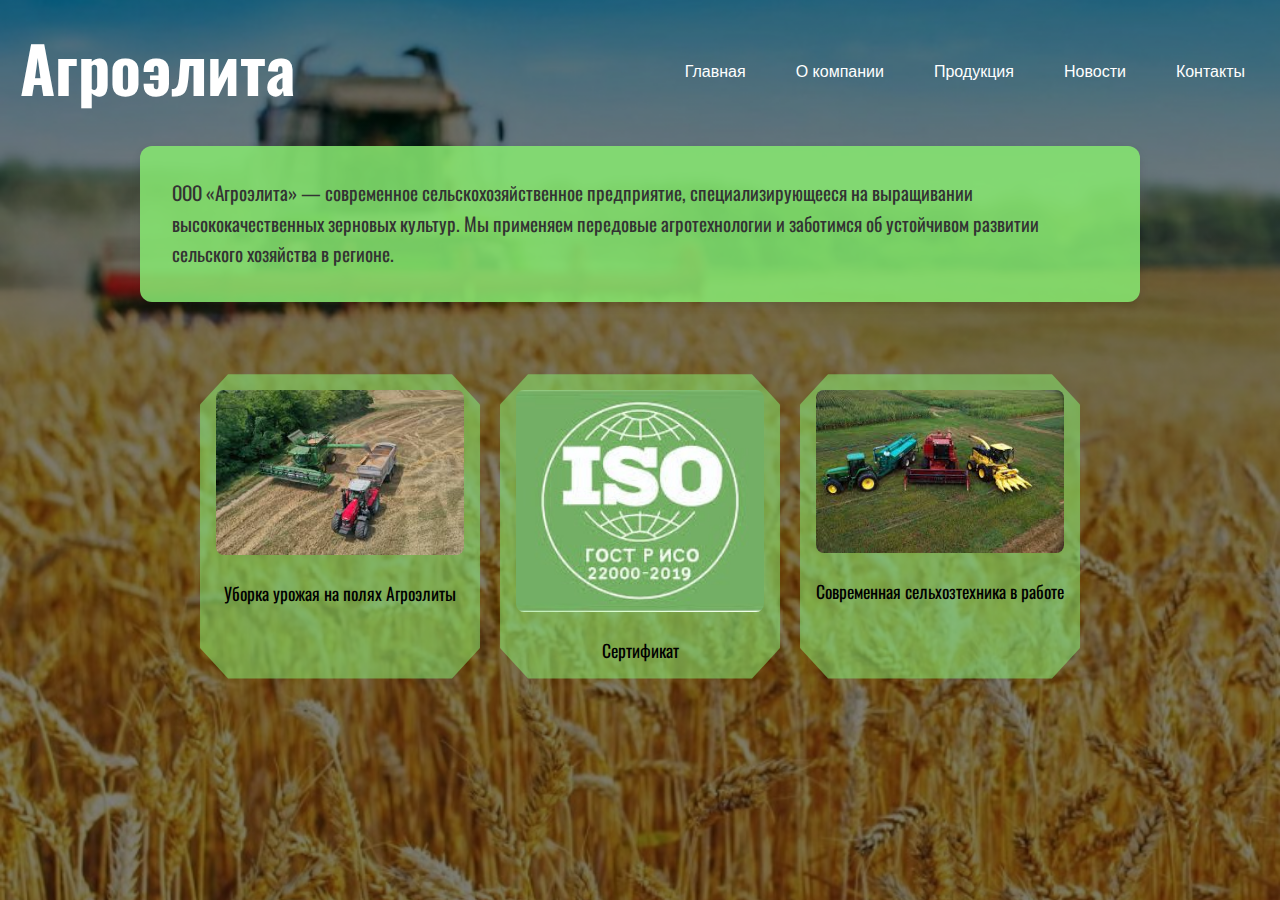
<file: index.html>
<!DOCTYPE html>
<html lang="ru">
<head>
  <meta charset="UTF-8" />
  <meta name="viewport" content="width=device-width, initial-scale=1.0" />
  <title>Агроэлита</title>
  <link rel="stylesheet" href="style.css" />
  <link rel="preconnect" href="https://fonts.googleapis.com">
<link rel="preconnect" href="https://fonts.gstatic.com" crossorigin>
<link href="https://fonts.googleapis.com/css2?family=Oswald:wght@200..700&display=swap" rel="stylesheet">
</head>
<body>
  <div class="background-overlay">
    <header class="site-header">
      <h1 class="site-title">Агроэлита</h1>
	  <button class="burger" id="burger" aria-expanded="false">
  <span></span>
  <span></span>
  <span></span>
</button>
 <!-- Это ☰ -->
      <nav class="main-nav" id="main-nav">
        <ul class="nav-menu">
          <li><a href="index.html">Главная</a></li>
          <li class="dropdown">
            <a href="#">О компании</a>
            <ul class="dropdown-menu">
              <a href="history.html">История</a>
              <a href="team.html">Команда</a>
              <a href="vacancies.html">Вакансии</a>
            </ul>
          </li>
          <li class="dropdown">
            <a href="#">Продукция</a>
            <ul class="dropdown-menu">
              <a href="grains.html">Зерновые</a>
              <a href="seeds.html">Семена</a>
            </ul>
          </li>
          <li><a href="news.html">Новости</a></li>
          <li><a href="contacts.html">Контакты</a></li>
        </ul>
      </nav>
    </header>

    <main class="main-content">
        <section class="about-company"> 
          <p>ООО «Агроэлита» — современное сельскохозяйственное предприятие, специализирующееся на выращивании высококачественных зерновых культур. Мы применяем передовые агротехнологии и заботимся об устойчивом развитии сельского хозяйства в регионе.</p>
        </section>      
        <section class="image-gallery">
          <div class="image-item">
            <img src="images/uborka.jfif" alt="Уборка урожая на полях Агроэлиты" />
            <p class="caption">Уборка урожая на полях Агроэлиты</p>
          </div>
          <div class="image-item">
            <img src="images/ISO.jpg" alt="Хранилища для зерновых культур" />
            <p class="caption">Сертификат</p>
          </div>
          <div class="image-item">
            <img src="images/tehnika.jfif" alt="Современная сельхозтехника в работе" />
            <p class="caption">Современная сельхозтехника в работе</p>
          </div>
        </section>
    </main>
  </div>
  </div>  

  <script src="script.js"></script>
</body>
</html>
</file>
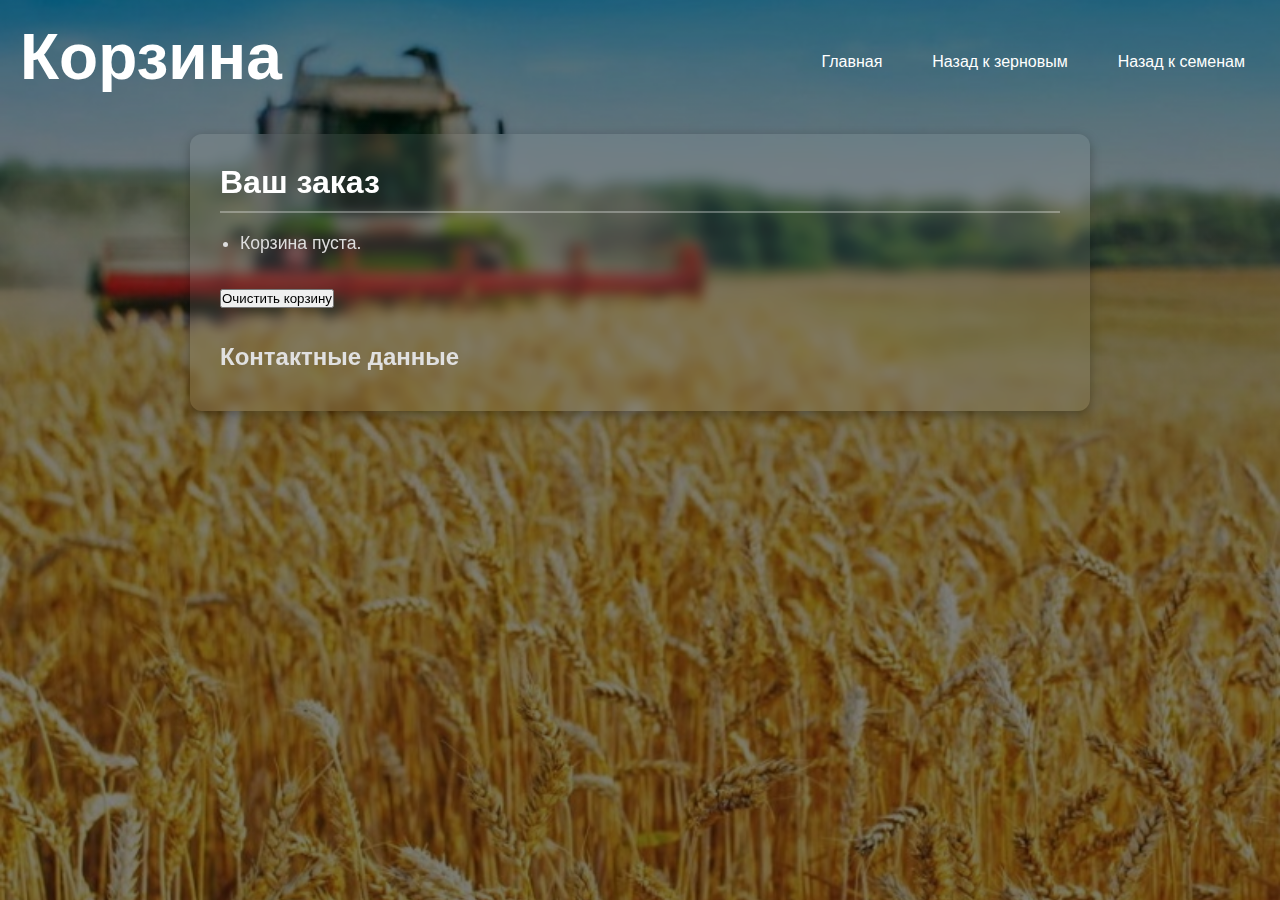
<file: cart.html>
<!DOCTYPE html>
<html lang="ru">
<head>
  <meta charset="UTF-8">
  <title>Корзина | Агроэлита</title>
  <link rel="stylesheet" href="style.css">
</head>
<body class="background-overlay">
  <header class="site-header">
    <h1 class="site-title">Корзина</h1>
    <nav class="main-nav">
      <ul class="nav-menu">
        <li><a href="index.html">Главная</a></li>
        <li><a href="grains.html">Назад к зерновым</a></li>
        <li><a href="seeds.html">Назад к семенам</a></li>
      </ul>
    </nav>
  </header>

  <main class="content-section">
    <h2>Ваш заказ</h2>
    <ul id="cart-list"></ul>
    <button id="clear-cart" style="margin: 15px 0;">Очистить корзину</button>
  
    <h3>Контактные данные</h3>
    <div class="form-wrapper">
    <form id="order-form" class="vacancy-form">
      <label for="name">ФИО:</label>
      <input type="text" id="name" name="name" required>
  
      <label for="phone">Телефон:</label>
      <input type="tel" id="phone" name="phone" required pattern="^\+?[0-9\s\-]{7,15}$">
  
      <label for="email">Email:</label>
      <input type="email" id="email" name="email" required>
  
      <label for="address">Адрес доставки:</label>
      <input type="text" id="address" name="address" required>
  
      <button type="submit">Оформить заказ</button>
    </form>
</div>
  
    <p id="order-status" class="form-status"></p>
  </main>

   <script src="script/cart.js"></script> 
</body>
</html>
</file>
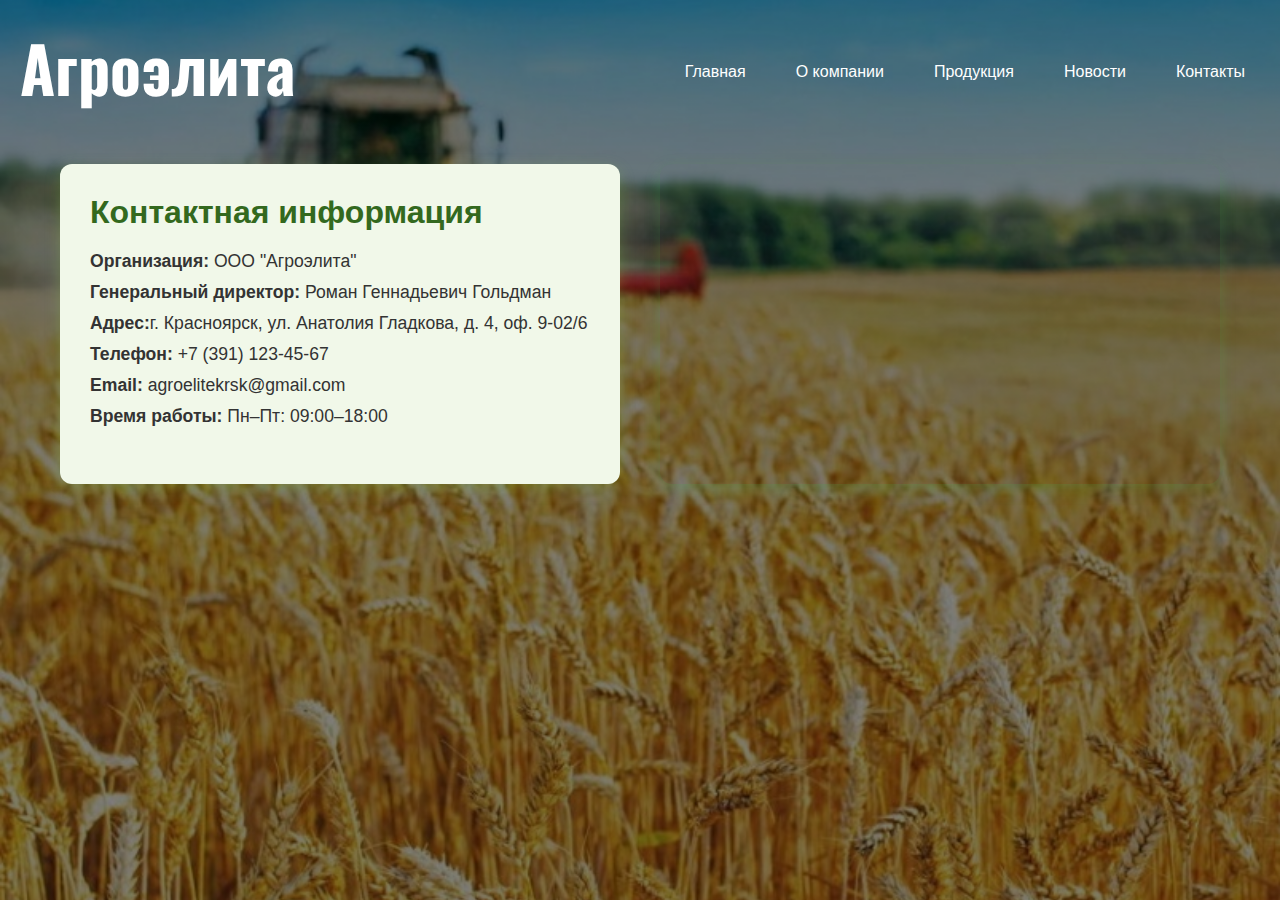
<file: contacts.html>
<!DOCTYPE html>
<html lang="ru">
<head>
  <meta charset="UTF-8" />
  <meta name="viewport" content="width=device-width, initial-scale=1.0"/>
  <title>Контакты — Агроэлита</title>
  <link rel="stylesheet" href="style.css" />
  <link rel="preconnect" href="https://fonts.googleapis.com">
<link rel="preconnect" href="https://fonts.gstatic.com" crossorigin>
<link href="https://fonts.googleapis.com/css2?family=Oswald:wght@200..700&display=swap" rel="stylesheet">
  <!-- -->
</head>
<body>
  <div class="background-overlay">
    <header class="site-header">
      <h1 class="site-title">Агроэлита</h1>
      <nav class="main-nav">
        <ul class="nav-menu">
          <li><a href="index.html">Главная</a></li>
          <li class="dropdown">
            <a href="#">О компании</a>
            <ul class="dropdown-menu">
              <a href="history.html">История</a>
              <a href="team.html">Команда</a>
              <a href="vacancies.html">Вакансии</a>
            </ul>
          </li>
          <li class="dropdown">
            <a href="#">Продукция</a>
            <ul class="dropdown-menu">
              <a href="grains.html">Зерновые</a>
              <a href="seeds.html">Семена</a>
            </ul>
          </li>
          <li><a href="news.html">Новости</a></li>
          <li><a href="contacts.html">Контакты</a></li>
        </ul>
      </nav>
    </header>
  <main>
    <div class="contact-container">
      <div class="contact-info">
        <h2>Контактная информация</h2>
        <p><strong>Организация:</strong> ООО "Агроэлита"</p>
        <p><strong>Генеральный директор:</strong> Роман Геннадьевич Гольдман</p>
        <p><strong>Адрес:</strong>г. Красноярск, ул. Анатолия Гладкова, д. 4, оф. 9-02/6</p>
        <p><strong>Телефон:</strong> +7 (391) 123-45-67</p>
        <p><strong>Email:</strong> agroelitekrsk@gmail.com</p>
        <p><strong>Время работы:</strong> Пн–Пт: 09:00–18:00</p>
      </div>

      <div class="map-container">
        <!-- Встраиваем карту с координатами Красноярского края (можно заменить на точный адрес) -->
        <iframe 
          src="https://yandex.ru/map-widget/v1/?ll=92.882306%2C55.990156&z=17&l=map&pt=92.882306,55.990156,pm2rdm"
          frameborder="0"
          allowfullscreen>
        </iframe>
      </div>
    </div>
  </main>
</body>
</html>
</file>
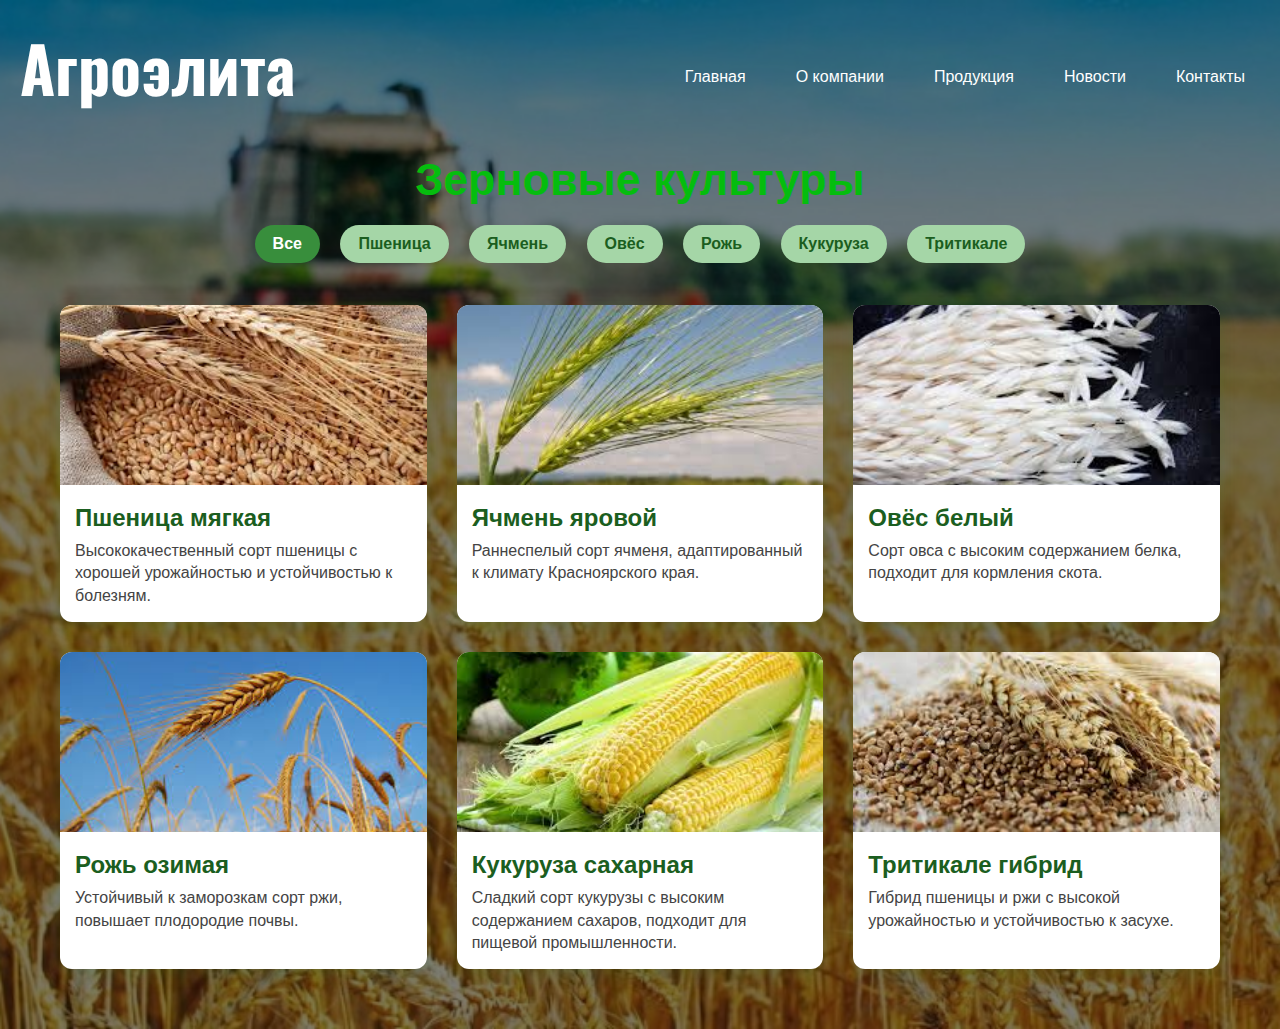
<file: grains.html>
<!DOCTYPE html>
<html lang="ru">
<head>
  <meta charset="UTF-8" />
  <meta name="viewport" content="width=device-width, initial-scale=1" />
  <title>Агроэлита | Зерновые культуры</title>
  <link rel="stylesheet" href="style.css" />
  <link rel="preconnect" href="https://fonts.googleapis.com">
<link rel="preconnect" href="https://fonts.gstatic.com" crossorigin>
<link href="https://fonts.googleapis.com/css2?family=Oswald:wght@200..700&display=swap" rel="stylesheet">
</head>
<body>
  <div class="background-overlay">
    <header class="site-header">
      <h1 class="site-title">Агроэлита</h1>
      <button class="burger" id="burger" aria-expanded="false">
        <span></span>
        <span></span>
        <span></span>
      </button>
       <!-- Это ☰ -->
            <nav class="main-nav" id="main-nav">
      <nav class="main-nav">
        <ul class="nav-menu">
          <li><a href="index.html">Главная</a></li>
          <li class="dropdown">
            <a href="#">О компании</a>
            <ul class="dropdown-menu">
              <a href="history.html">История</a>
              <a href="team.html">Команда</a>
              <a href="vacancies.html">Вакансии</a>
            </ul>
          </li>
          <li class="dropdown">
            <a href="#">Продукция</a>
            <ul class="dropdown-menu">
              <a href="grains.html">Зерновые</a>
              <a href="seeds.html">Семена</a>
            </ul>
          </li>
          <li><a href="news.html">Новости</a></li>
          <li><a href="contacts.html">Контакты</a></li>
        </ul>
      </nav>
    </header>

  <main>
    <h1 class="page-title">Зерновые культуры</h1>

    <div class="filter-buttons">
      <button class="filter-btn active" data-filter="all">Все</button>
      <button class="filter-btn" data-filter="wheat">Пшеница</button>
      <button class="filter-btn" data-filter="barley">Ячмень</button>
      <button class="filter-btn" data-filter="oats">Овёс</button>
      <button class="filter-btn" data-filter="rye">Рожь</button>
      <button class="filter-btn" data-filter="corn">Кукуруза</button>
      <button class="filter-btn" data-filter="triticale">Тритикале</button>
    </div>

    <section class="grain-catalog">
      <article class="grain-card" data-category="wheat" data-visible="true">
        <img src="images/pshenica.jfif" alt="Пшеница" />
        <h3>Пшеница мягкая</h3>
        <p>Высококачественный сорт пшеницы с хорошей урожайностью и устойчивостью к болезням.</p>
      </article>

      <article class="grain-card" data-category="barley" data-visible="true">
        <img src="images/yachmen.jfif" alt="Ячмень" />
        <h3>Ячмень яровой</h3>
        <p>Раннеспелый сорт ячменя, адаптированный к климату Красноярского края.</p>
      </article>

      <article class="grain-card" data-category="oats" data-visible="true">
        <img src="images/oves.jfif" alt="Овёс" />
        <h3>Овёс белый</h3>
        <p>Сорт овса с высоким содержанием белка, подходит для кормления скота.</p>
      </article>

      <article class="grain-card" data-category="rye" data-visible="true">
        <img src="images/rozh.jfif" alt="Рожь" />
        <h3>Рожь озимая</h3>
        <p>Устойчивый к заморозкам сорт ржи, повышает плодородие почвы.</p>
      </article>

      <article class="grain-card" data-category="corn" data-visible="true">
        <img src="images/kukur.jfif" alt="Кукуруза" />
        <h3>Кукуруза сахарная</h3>
        <p>Сладкий сорт кукурузы с высоким содержанием сахаров, подходит для пищевой промышленности.</p>
      </article>

      <article class="grain-card" data-category="triticale" data-visible="true">
        <img src="images/tritik.jfif" alt="Тритикале" />
        <h3>Тритикале гибрид</h3>
        <p>Гибрид пшеницы и ржи с высокой урожайностью и устойчивостью к засухе.</p>
      </article>
    </section>
  </main>


  <script>
    document.addEventListener("DOMContentLoaded", () => {
      const filterButtons = document.querySelectorAll(".filter-btn");
      const grainCards = document.querySelectorAll(".grain-card");

      filterButtons.forEach((btn) => {
        btn.addEventListener("click", () => {
          // Активная кнопка
          filterButtons.forEach((b) => b.classList.remove("active"));
          btn.classList.add("active");

          const filter = btn.getAttribute("data-filter");

          grainCards.forEach((card) => {
            if (filter === "all" || card.getAttribute("data-category") === filter) {
              // Показать с анимацией
              if (card.classList.contains("hidden")) {
                card.classList.remove("hidden");
                card.style.position = "static";
                card.setAttribute("data-visible", "true");
                setTimeout(() => {
                  card.style.display = "block";
                }, 10);
              }
            } else {
              // Скрыть с анимацией
              if (!card.classList.contains("hidden")) {
                card.classList.add("hidden");
                setTimeout(() => {
                  card.style.display = "none";
                  card.setAttribute("data-visible", "false");
                  card.style.position = "absolute";
                }, 400); // совпадает с transition-duration
              }
            }
          });
        });
      });
    });
  </script>
</body>
</html>
</file>
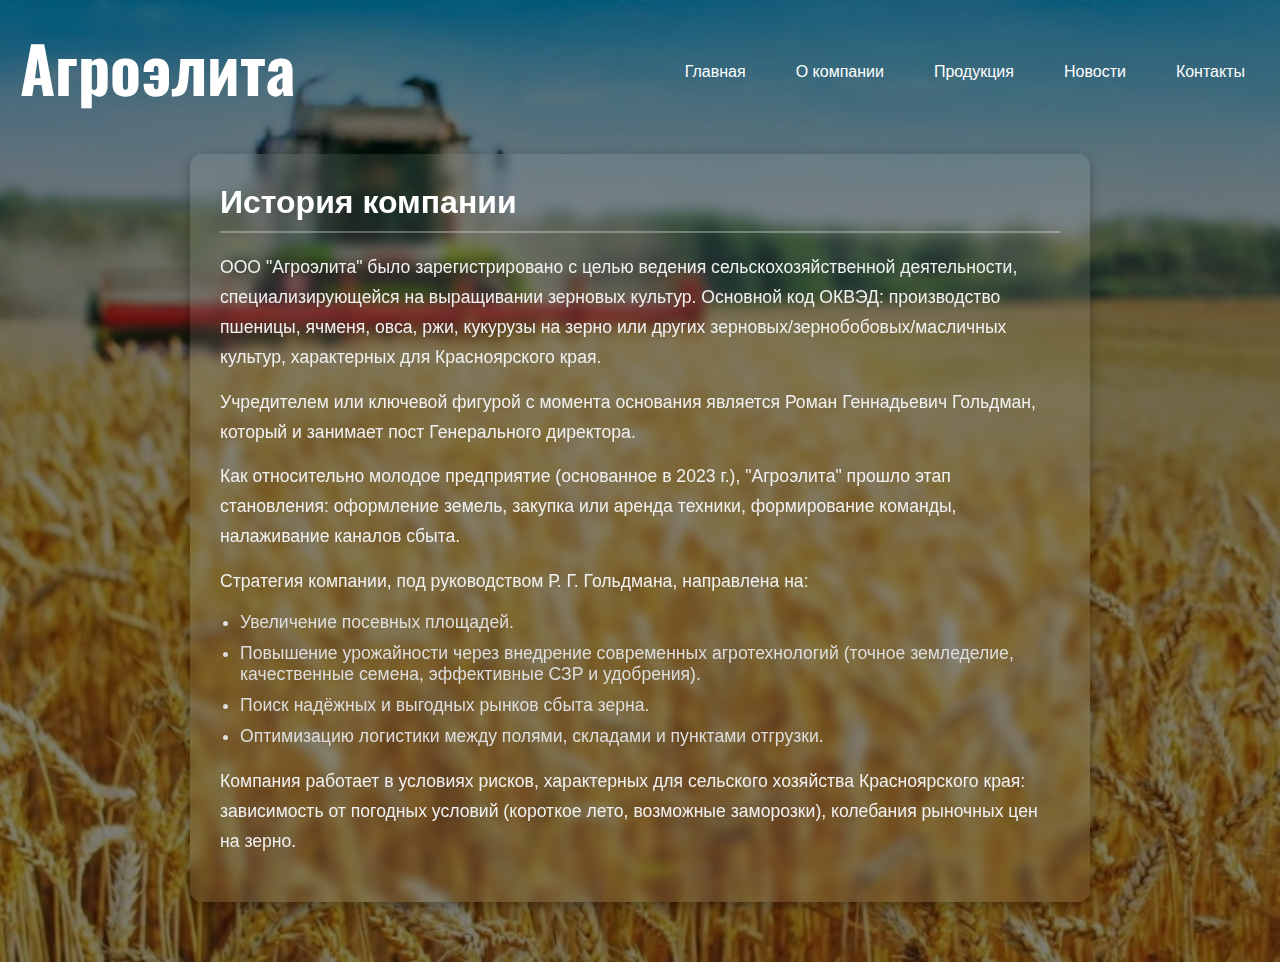
<file: history.html>
<!DOCTYPE html>
<html lang="ru">
<head>
  <meta charset="UTF-8" />
  <meta name="viewport" content="width=device-width, initial-scale=1.0" />
  <title>История | Агроэлита</title>
  <link rel="stylesheet" href="style.css" />
  <link rel="preconnect" href="https://fonts.googleapis.com">
<link rel="preconnect" href="https://fonts.gstatic.com" crossorigin>
<link href="https://fonts.googleapis.com/css2?family=Oswald:wght@200..700&display=swap" rel="stylesheet">
</head>
<body>

  <div class="background-overlay">
    <header class="site-header">
      <h1 class="site-title">Агроэлита</h1>
      <button class="burger" id="burger" aria-expanded="false">
        <span></span>
        <span></span>
        <span></span>
      </button>
       <!-- Это ☰ -->
        <nav class="main-nav" id="main-nav">
        <ul class="nav-menu">
          <li><a href="index.html">Главная</a></li>
          <li class="dropdown">
            <a href="#">О компании</a>
            <ul class="dropdown-menu">
              <a href="history.html">История</a>
              <a href="team.html">Команда</a>
              <a href="vacancies.html">Вакансии</a>
            </ul>
          </li>
          <li class="dropdown">
            <a href="#">Продукция</a>
            <ul class="dropdown-menu">
              <a href="grains.html">Зерновые</a>
              <a href="seeds.html">Семена</a>
            </ul>
          </li>
          <li><a href="news.html">Новости</a></li>
          <li><a href="contacts.html">Контакты</a></li>
        </ul>
      </nav>
    </header>

    <main class="main-content">
        <section class="content-section">
        <h2>История компании</h2>

        <p>ООО "Агроэлита" было зарегистрировано с целью ведения сельскохозяйственной деятельности, специализирующейся на выращивании зерновых культур. Основной код ОКВЭД: производство пшеницы, ячменя, овса, ржи, кукурузы на зерно или других зерновых/зернобобовых/масличных культур, характерных для Красноярского края.</p>

        <p>Учредителем или ключевой фигурой с момента основания является Роман Геннадьевич Гольдман, который и занимает пост Генерального директора.</p>

        <p>Как относительно молодое предприятие (основанное в 2023 г.), "Агроэлита" прошло этап становления: оформление земель, закупка или аренда техники, формирование команды, налаживание каналов сбыта.</p>

        <p>Стратегия компании, под руководством Р. Г. Гольдмана, направлена на:</p>

        <ul>
          <li>Увеличение посевных площадей.</li>
          <li>Повышение урожайности через внедрение современных агротехнологий (точное земледелие, качественные семена, эффективные СЗР и удобрения).</li>
          <li>Поиск надёжных и выгодных рынков сбыта зерна.</li>
          <li>Оптимизацию логистики между полями, складами и пунктами отгрузки.</li>
        </ul>

        <p>Компания работает в условиях рисков, характерных для сельского хозяйства Красноярского края: зависимость от погодных условий (короткое лето, возможные заморозки), колебания рыночных цен на зерно.</p>
      </section>
    </main>
  </div>

  <script src="script.js"></script>
</body>
</html>
</file>
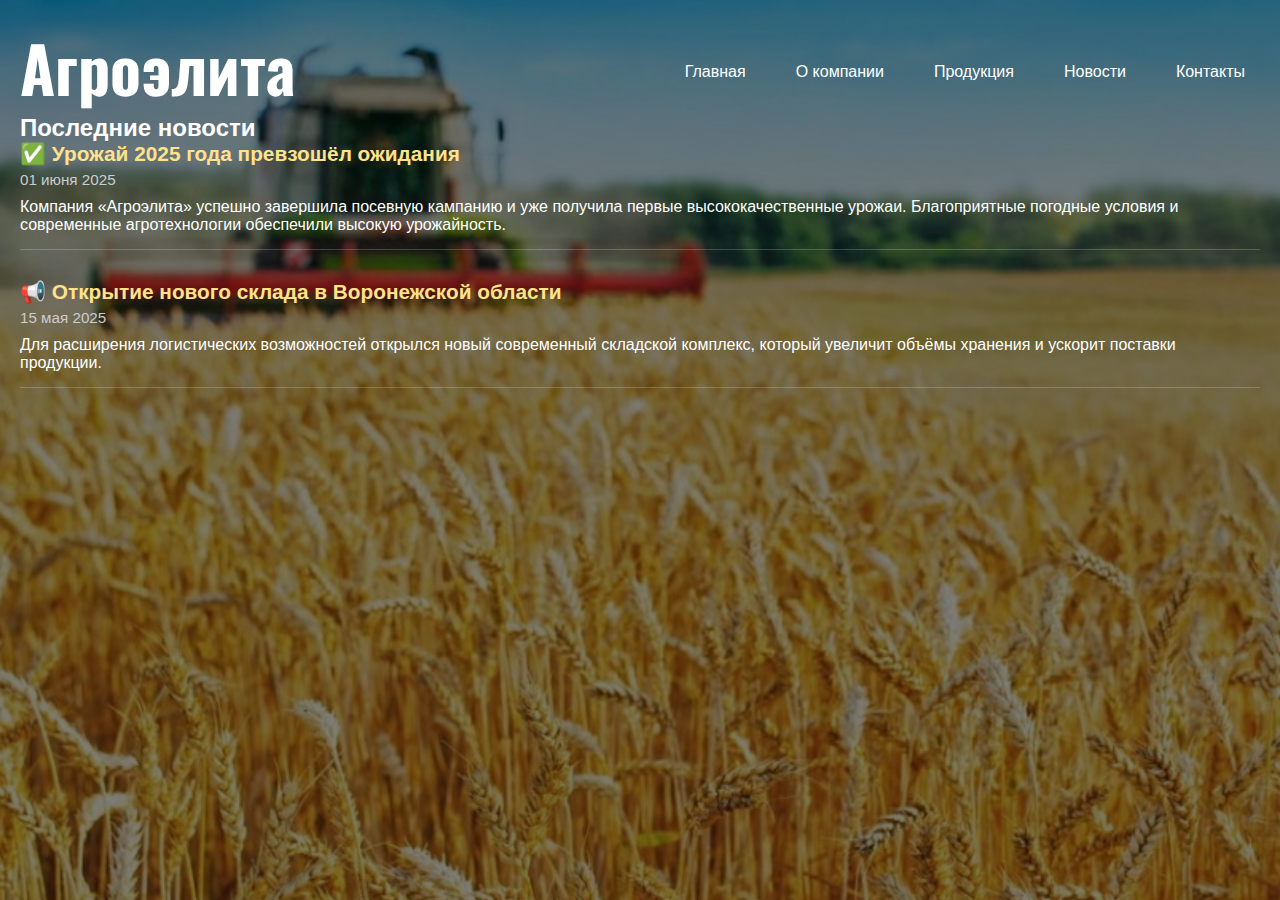
<file: news.html>
<!DOCTYPE html>
<html lang="ru">
<head>
  <meta charset="UTF-8" />
  <meta name="viewport" content="width=device-width, initial-scale=1.0" />
  <title>Новости | Агроэлита</title>
  <link rel="stylesheet" href="style.css" />
  <link rel="preconnect" href="https://fonts.googleapis.com">
<link rel="preconnect" href="https://fonts.gstatic.com" crossorigin>
<link href="https://fonts.googleapis.com/css2?family=Oswald:wght@200..700&display=swap" rel="stylesheet">
</head>
<body>

  <div class="background-overlay">
    <header class="site-header">
      <h1 class="site-title">Агроэлита</h1>
      <nav class="main-nav">
        <ul class="nav-menu">
          <li><a href="index.html">Главная</a></li>
          <li class="dropdown">
            <a href="#">О компании</a>
            <ul class="dropdown-menu">
              <a href="history.html">История</a>
              <a href="team.html">Команда</a>
              <a href="vacancies.html">Вакансии</a>
            </ul>
          </li>
          <li class="dropdown">
            <a href="#">Продукция</a>
            <ul class="dropdown-menu">
              <a href="grains.html">Зерновые</a>
              <a href="seeds.html">Семена</a>
            </ul>
          </li>
          <li><a href="news.html">Новости</a></li>
          <li><a href="contacts.html">Контакты</a></li>
        </ul>
      </nav>
    </header>

    <main class="main-content">
      <section class="news-section">
        <h2>Последние новости</h2>

        <article class="news-item">
          <h3>✅ Урожай 2025 года превзошёл ожидания</h3>
          <p>01 июня 2025</p>
          <p>Компания «Агроэлита» успешно завершила посевную кампанию и уже получила первые высококачественные урожаи. Благоприятные погодные условия и современные агротехнологии обеспечили высокую урожайность.</p>
        </article>

        <article class="news-item">
          <h3>📢 Открытие нового склада в Воронежской области</h3>
          <p>15 мая 2025</p>
          <p>Для расширения логистических возможностей открылся новый современный складской комплекс, который увеличит объёмы хранения и ускорит поставки продукции.</p>
        </article>

      </section>
    </main>
  </div>

  <script src="script.js"></script>
</body>
</html>
</file>
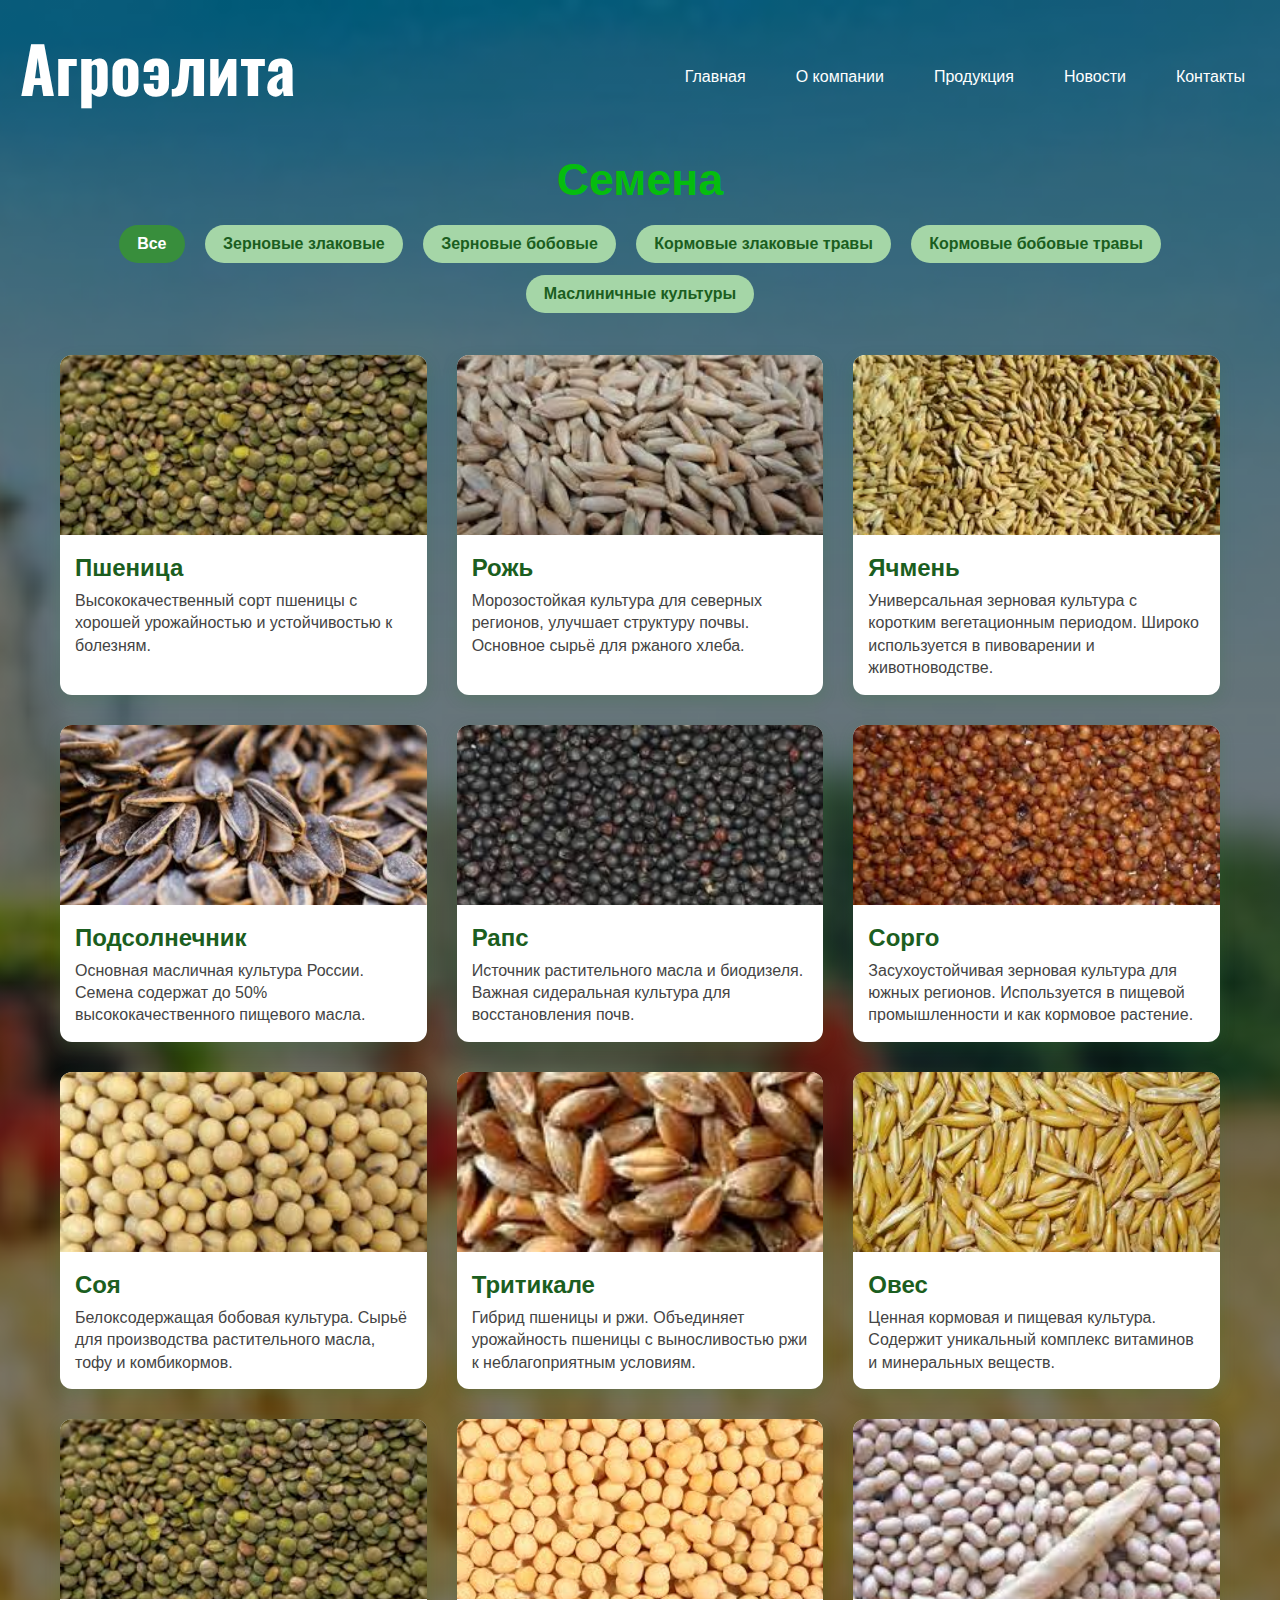
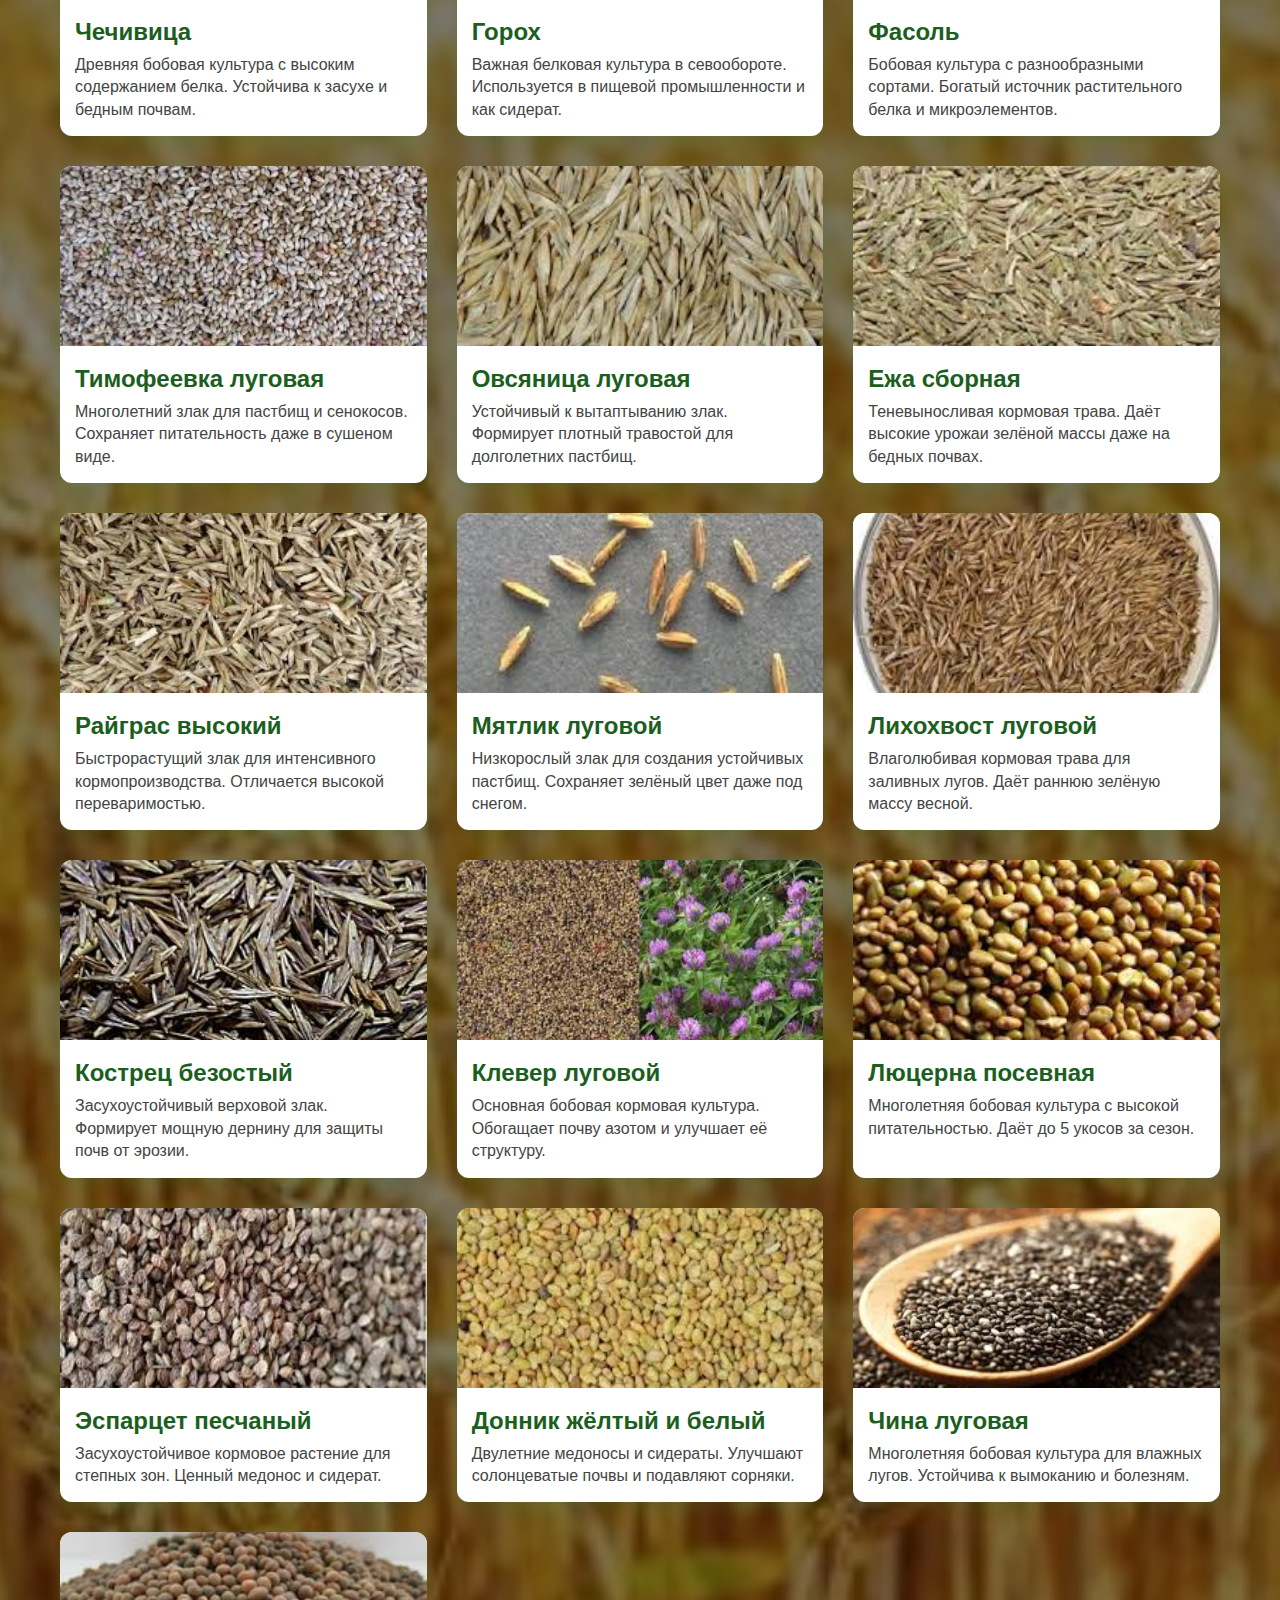
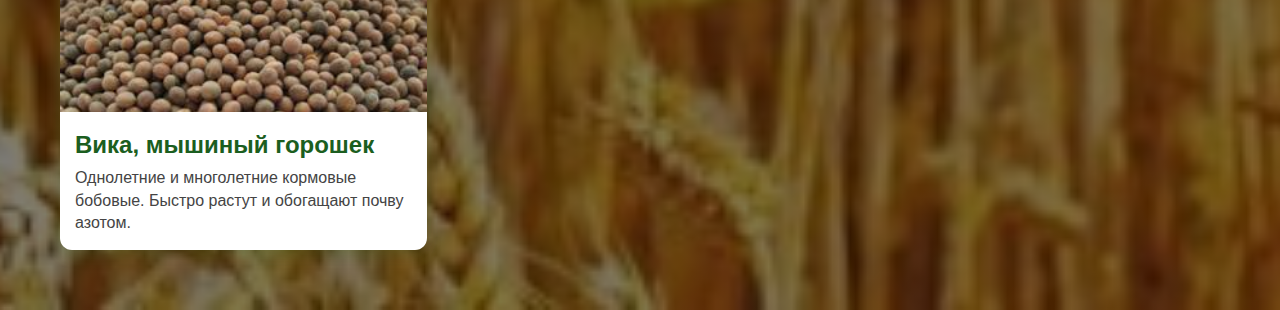
<file: seeds.html>
<!DOCTYPE html>
<html lang="ru">
<head>
  <meta charset="UTF-8" />
  <meta name="viewport" content="width=device-width, initial-scale=1" />
  <title>Агроэлита | Семена</title>
  <link rel="stylesheet" href="style.css" />
  <link rel="preconnect" href="https://fonts.googleapis.com">
<link rel="preconnect" href="https://fonts.gstatic.com" crossorigin>
<link href="https://fonts.googleapis.com/css2?family=Oswald:wght@200..700&display=swap" rel="stylesheet">
</head>
<body>
  <div class="background-overlay">
    <header class="site-header">
      <h1 class="site-title">Агроэлита</h1>
      <button class="burger" id="burger" aria-expanded="false">
        <span></span>
        <span></span>
        <span></span>
      </button>
       <!-- Это ☰ -->
            <nav class="main-nav" id="main-nav">
      <nav class="main-nav">
        <ul class="nav-menu">
          <li><a href="index.html">Главная</a></li>
          <li class="dropdown">
            <a href="#">О компании</a>
            <ul class="dropdown-menu">
              <a href="history.html">История</a>
              <a href="team.html">Команда</a>
              <a href="vacancies.html">Вакансии</a>
            </ul>
          </li>
          <li class="dropdown">
            <a href="#">Продукция</a>
            <ul class="dropdown-menu">
              <a href="grains.html">Зерновые</a>
              <a href="seeds.html">Семена</a>
            </ul>
          </li>
          <li><a href="news.html">Новости</a></li>
          <li><a href="contacts.html">Контакты</a></li>
        </ul>
      </nav>
    </header>

  <main>
    <h1 class="page-title">Семена</h1>

    <div class="filter-buttons">
      <button class="filter-btn active" data-filter="all">Все</button>
      <button class="filter-btn" data-filter="zerno">Зерновые злаковые</button>
      <button class="filter-btn" data-filter="bobo">Зерновые бобовые</button>
      <button class="filter-btn" data-filter="kormzlak">Кормовые злаковые травы</button>
      <button class="filter-btn" data-filter="kormbobo">Кормовые бобовые травы</button>
      <button class="filter-btn" data-filter="maslk">Маслиничные культуры</button>
    </div>

    <section class="grain-catalog">
      <article class="grain-card" data-category="zerno" data-visible="true">
        <img src="images/semcheche.jfif" alt="Пшеница" />
        <h3>Пшеница</h3>
        <p>Высококачественный сорт пшеницы с хорошей урожайностью и устойчивостью к болезням.</p>
      </article>

      <article class="grain-card" data-category="zerno" data-visible="true">
        <img src="images/semrozh.jfif" alt="Рожь" />
        <h3>Рожь</h3>
        <p>Морозостойкая культура для северных регионов, улучшает структуру почвы. Основное сырьё для ржаного хлеба.</p>
      </article>
      
      <article class="grain-card" data-category="zerno" data-visible="true">
        <img src="images/semyachmen.jfif" alt="Ячмень" />
        <h3>Ячмень</h3>
        <p>Универсальная зерновая культура с коротким вегетационным периодом. Широко используется в пивоварении и животноводстве.</p>
      </article>
      
      <article class="grain-card" data-category="maslk" data-visible="true">
        <img src="images/sempods.jfif" alt="Подсолнечник" />
        <h3>Подсолнечник</h3>
        <p>Основная масличная культура России. Семена содержат до 50% высококачественного пищевого масла.</p>
      </article>
      
      <article class="grain-card" data-category="maslk" data-visible="true">
        <img src="images/semraps.jfif" alt="Рапс" />
        <h3>Рапс</h3>
        <p>Источник растительного масла и биодизеля. Важная сидеральная культура для восстановления почв.</p>
      </article>
      
      <article class="grain-card" data-category="zerno" data-visible="true">
        <img src="images/semsorgo.jfif" alt="Сорго" />
        <h3>Сорго</h3>
        <p>Засухоустойчивая зерновая культура для южных регионов. Используется в пищевой промышленности и как кормовое растение.</p>
      </article>
      
      <article class="grain-card" data-category="bobo" data-visible="true">
        <img src="images/semsoya.jfif" alt="Соя" />
        <h3>Соя</h3>
        <p>Белоксодержащая бобовая культура. Сырьё для производства растительного масла, тофу и комбикормов.</p>
      </article>
      
      <article class="grain-card" data-category="zerno" data-visible="true">
        <img src="images/semtritikale.jfif" alt="Тритикале" />
        <h3>Тритикале</h3>
        <p>Гибрид пшеницы и ржи. Объединяет урожайность пшеницы с выносливостью ржи к неблагоприятным условиям.</p>
      </article>
      
      <article class="grain-card" data-category="zerno" data-visible="true">
        <img src="images/semoves.jfif" alt="Овес" />
        <h3>Овес</h3>
        <p>Ценная кормовая и пищевая культура. Содержит уникальный комплекс витаминов и минеральных веществ.</p>
      </article>
      
      <article class="grain-card" data-category="bobo" data-visible="true">
        <img src="images/semcheche.jfif" alt="Чечивица" />
        <h3>Чечивица</h3>
        <p>Древняя бобовая культура с высоким содержанием белка. Устойчива к засухе и бедным почвам.</p>
      </article>
      
      <article class="grain-card" data-category="bobo" data-visible="true">
        <img src="images/semgorox.jfif" alt="Горох" />
        <h3>Горох</h3>
        <p>Важная белковая культура в севообороте. Используется в пищевой промышленности и как сидерат.</p>
      </article>
      
      <article class="grain-card" data-category="bobo" data-visible="true">
        <img src="images/semfasol.jfif" alt="Фасоль" />
        <h3>Фасоль</h3>
        <p>Бобовая культура с разнообразными сортами. Богатый источник растительного белка и микроэлементов.</p>
      </article>
      
      <article class="grain-card" data-category="kormzlak" data-visible="true">
        <img src="images/semtimof.jfif" alt="Тимофеевка луговая" />
        <h3>Тимофеевка луговая</h3>
        <p>Многолетний злак для пастбищ и сенокосов. Сохраняет питательность даже в сушеном виде.</p>
      </article>
      
      <article class="grain-card" data-category="kormzlak" data-visible="true">
        <img src="images/semovsyan.jfif" alt="Овсяница луговая" />
        <h3>Овсяница луговая</h3>
        <p>Устойчивый к вытаптыванию злак. Формирует плотный травостой для долголетних пастбищ.</p>
      </article>
      
      <article class="grain-card" data-category="kormzlak" data-visible="true">
        <img src="images/semezha.jfif" alt="Ежа сборная" />
        <h3>Ежа сборная</h3>
        <p>Теневыносливая кормовая трава. Даёт высокие урожаи зелёной массы даже на бедных почвах.</p>
      </article>
      
      <article class="grain-card" data-category="kormzlak" data-visible="true">
        <img src="images/semraigrasvis.jfif" alt="Райграс высокий" />
        <h3>Райграс высокий</h3>
        <p>Быстрорастущий злак для интенсивного кормопроизводства. Отличается высокой переваримостью.</p>
      </article>
      
      <article class="grain-card" data-category="kormzlak" data-visible="true">
        <img src="images/semmyatlik.jfif" alt="Мятлик луговой" />
        <h3>Мятлик луговой</h3>
        <p>Низкорослый злак для создания устойчивых пастбищ. Сохраняет зелёный цвет даже под снегом.</p>
      </article>
      
      <article class="grain-card" data-category="kormzlak" data-visible="true">
        <img src="images/semlihohvost.jfif" alt="Лихохвост луговой" />
        <h3>Лихохвост луговой</h3>
        <p>Влаголюбивая кормовая трава для заливных лугов. Даёт раннюю зелёную массу весной.</p>
      </article>
      
      <article class="grain-card" data-category="kormzlak" data-visible="true">
        <img src="images/semkostrec.jfif" alt="Кострец безостый" />
        <h3>Кострец безостый</h3>
        <p>Засухоустойчивый верховой злак. Формирует мощную дернину для защиты почв от эрозии.</p>
      </article>
      
      <article class="grain-card" data-category="kormbobo" data-visible="true">
        <img src="images/semklever.jfif" alt="Клевер луговой" />
        <h3>Клевер луговой</h3>
        <p>Основная бобовая кормовая культура. Обогащает почву азотом и улучшает её структуру.</p>
      </article>
      
      <article class="grain-card" data-category="kormbobo" data-visible="true">
        <img src="images/semlucerna.jfif" alt="Люцерна посевная" />
        <h3>Люцерна посевная</h3>
        <p>Многолетняя бобовая культура с высокой питательностью. Даёт до 5 укосов за сезон.</p>
      </article>
      
      <article class="grain-card" data-category="kormbobo" data-visible="true">
        <img src="images/semesparcet.jfif" alt="Эспарцет песчаный" />
        <h3>Эспарцет песчаный</h3>
        <p>Засухоустойчивое кормовое растение для степных зон. Ценный медонос и сидерат.</p>
      </article>
      
      <article class="grain-card" data-category="kormbobo" data-visible="true">
        <img src="images/semdonik.jfif" alt="Донник жёлтый и белый" />
        <h3>Донник жёлтый и белый</h3>
        <p>Двулетние медоносы и сидераты. Улучшают солонцеватые почвы и подавляют сорняки.</p>
      </article>
      
      <article class="grain-card" data-category="kormbobo" data-visible="true">
        <img src="images/semchina.jfif" alt="Чина луговая" />
        <h3>Чина луговая</h3>
        <p>Многолетняя бобовая культура для влажных лугов. Устойчива к вымоканию и болезням.</p>
      </article>
      
      <article class="grain-card" data-category="kormbobo" data-visible="true">
        <img src="images/semvika.jfif" alt="Вика, мышиный горошек" />
        <h3>Вика, мышиный горошек</h3>
        <p>Однолетние и многолетние кормовые бобовые. Быстро растут и обогащают почву азотом.</p>
      </article>

    </section>
  </main>


  <script>
    document.addEventListener("DOMContentLoaded", () => {
      const filterButtons = document.querySelectorAll(".filter-btn");
      const grainCards = document.querySelectorAll(".grain-card");

      filterButtons.forEach((btn) => {
        btn.addEventListener("click", () => {
          // Активная кнопка
          filterButtons.forEach((b) => b.classList.remove("active"));
          btn.classList.add("active");

          const filter = btn.getAttribute("data-filter");

          grainCards.forEach((card) => {
            if (filter === "all" || card.getAttribute("data-category") === filter) {
              // Показать с анимацией
              if (card.classList.contains("hidden")) {
                card.classList.remove("hidden");
                card.style.position = "static";
                card.setAttribute("data-visible", "true");
                setTimeout(() => {
                  card.style.display = "block";
                }, 10);
              }
            } else {
              // Скрыть с анимацией
              if (!card.classList.contains("hidden")) {
                card.classList.add("hidden");
                setTimeout(() => {
                  card.style.display = "none";
                  card.setAttribute("data-visible", "false");
                  card.style.position = "absolute";
                }, 400); // совпадает с transition-duration
              }
            }
          });
        });
      });
    });
  </script>
</body>
</html>
</file>
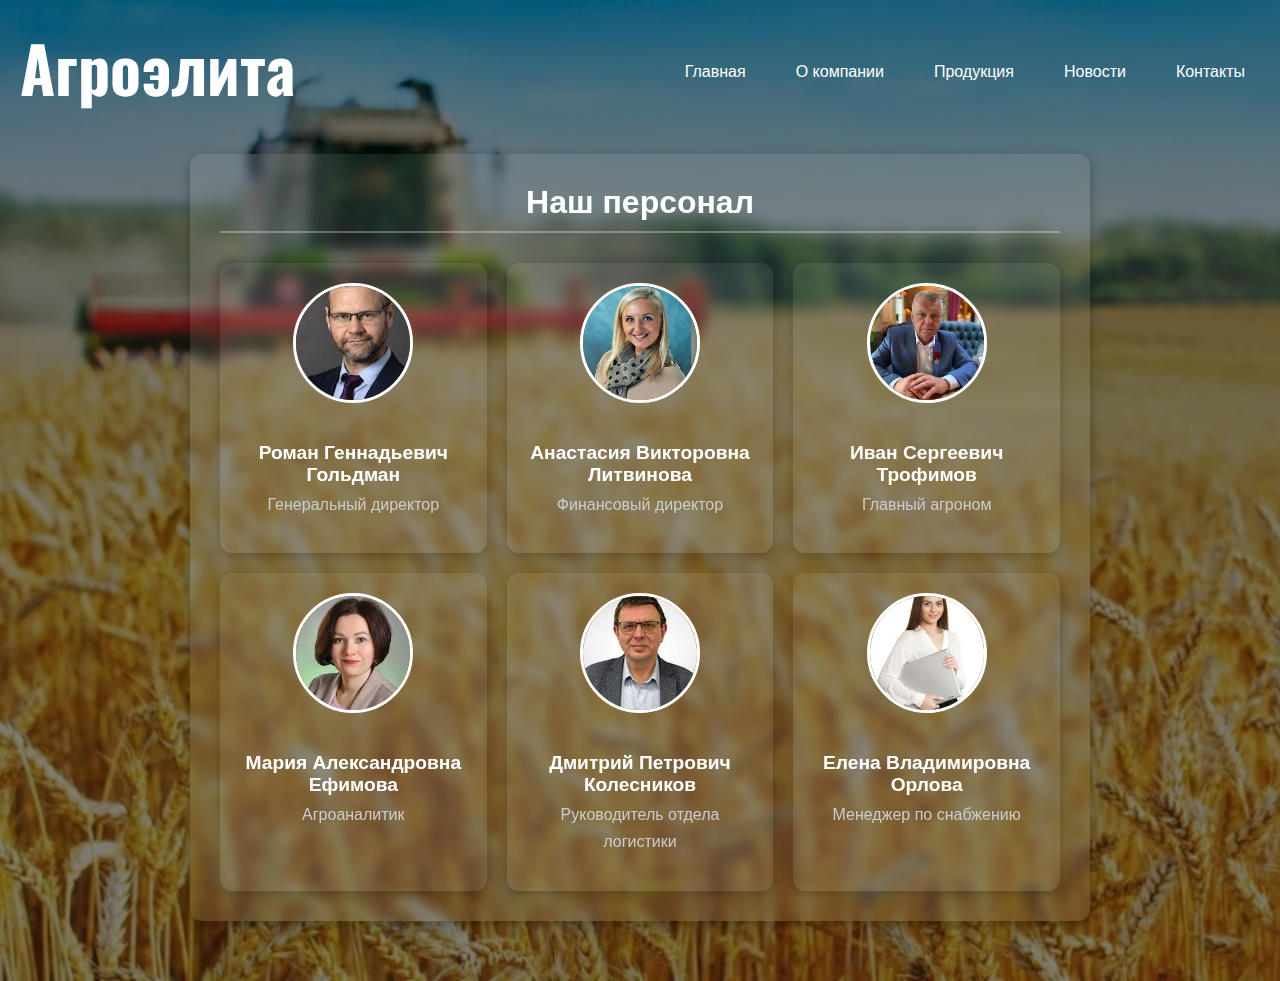
<file: team.html>
<!DOCTYPE html>
<html lang="ru">
<head>
  <meta charset="UTF-8" />
  <meta name="viewport" content="width=device-width, initial-scale=1.0" />
  <title>Команда | Агроэлита</title>
  <link rel="stylesheet" href="style.css" />
  <link rel="preconnect" href="https://fonts.googleapis.com">
<link rel="preconnect" href="https://fonts.gstatic.com" crossorigin>
<link href="https://fonts.googleapis.com/css2?family=Oswald:wght@200..700&display=swap" rel="stylesheet">
</head>
<body>
  <div class="background-overlay">
    <header class="site-header">
      <h1 class="site-title">Агроэлита</h1>
      <button class="burger" id="burger" aria-expanded="false">
        <span></span>
        <span></span>
        <span></span>
      </button>
       <!-- Это ☰ -->
            <nav class="main-nav" id="main-nav">
        <ul class="nav-menu">
          <li><a href="index.html">Главная</a></li>
          <li class="dropdown">
            <a href="#">О компании</a>
            <ul class="dropdown-menu">
              <a href="history.html">История</a>
              <a href="team.html">Команда</a>
              <a href="vacancies.html">Вакансии</a>
            </ul>
          </li>
          <li class="dropdown">
            <a href="#">Продукция</a>
            <ul class="dropdown-menu">
              <a href="grains.html">Зерновые</a>
              <a href="seeds.html">Семена</a>
            </ul>
          </li>
          <li><a href="news.html">Новости</a></li>
          <li><a href="contacts.html">Контакты</a></li>
        </ul>
      </nav>
    </header>

    <main class="main-content">
      <section class="content-section">
        <h2 style="text-align: center;">Наш персонал</h2>

        <div class="team-grid">

          <!-- Карточка 1 -->
          <div class="team-card">
            <img src="images/goldman.jfif" alt="Роман Геннадьевич Гольдман">
            <h3>Роман Геннадьевич Гольдман</h3>
            <p>Генеральный директор</p>
            <div class="card-description">
              Основатель компании. Руководит стратегическим развитием с 2023 года.
            </div>
          </div>
          

          <!-- Карточка 2 -->
          <div class="team-card">
            <img src="images/litvinova.jpg" alt="Анастасия Викторовна Литвинова">
            <h3>Анастасия Викторовна Литвинова</h3>
            <p>Финансовый директор</p><div class="card-description">
                Управляет финансовыми потоками и инвестиционными проектами. Разработала систему оптимизации налоговой нагрузки компании.
              </div>
          </div>

          <!-- Карточка 3 -->
          <div class="team-card">
            <img src="images/trofimov.jfif" alt="Иван Сергеевич Трофимов">
            <h3>Иван Сергеевич Трофимов</h3>
            <p>Главный агроном</p><div class="card-description">
                Эксперт в области органического земледелия. Автор 12 запатентованных методик повышения урожайности культур.
              </div>
          </div>

          <!-- Карточка 4 -->
          <div class="team-card">
            <img src="images/efimova.jfif" alt="Мария Александровна Ефимова">
            <h3>Мария Александровна Ефимова</h3>
            <p>Агроаналитик</p><div class="card-description">
                Специалист по предиктивной аналитике урожаев. Разрабатывает системы мониторинга состояния посевов с использованием ИИ.
              </div>
          </div>

          <!-- Карточка 5 -->
          <div class="team-card">
            <img src="images/kolesnikov.jfif" alt="Дмитрий Петрович Колесников">
            <h3>Дмитрий Петрович Колесников</h3>
            <p>Руководитель отдела логистики</p><div class="card-description">
                Создал систему "холодных цепочек" для сохранности продукции. Сократил логистические издержки на 23% за 2 года.
              </div>
          </div>

          <!-- Карточка 6 -->
          <div class="team-card">
            <img src="images/orlova.jfif" alt="Елена Владимировна Орлова">
            <h3>Елена Владимировна Орлова</h3>
            <p>Менеджер по снабжению</p><div class="card-description">
                Эксперт по закупкам сельхозтехники и ГСМ. Выстроила сеть надежных поставщиков из 15 стран.
              </div>
          </div>

        </div>
      </section>
    </main>
  </div>

  <script src="script.js"></script>
</body>
</html>
</file>
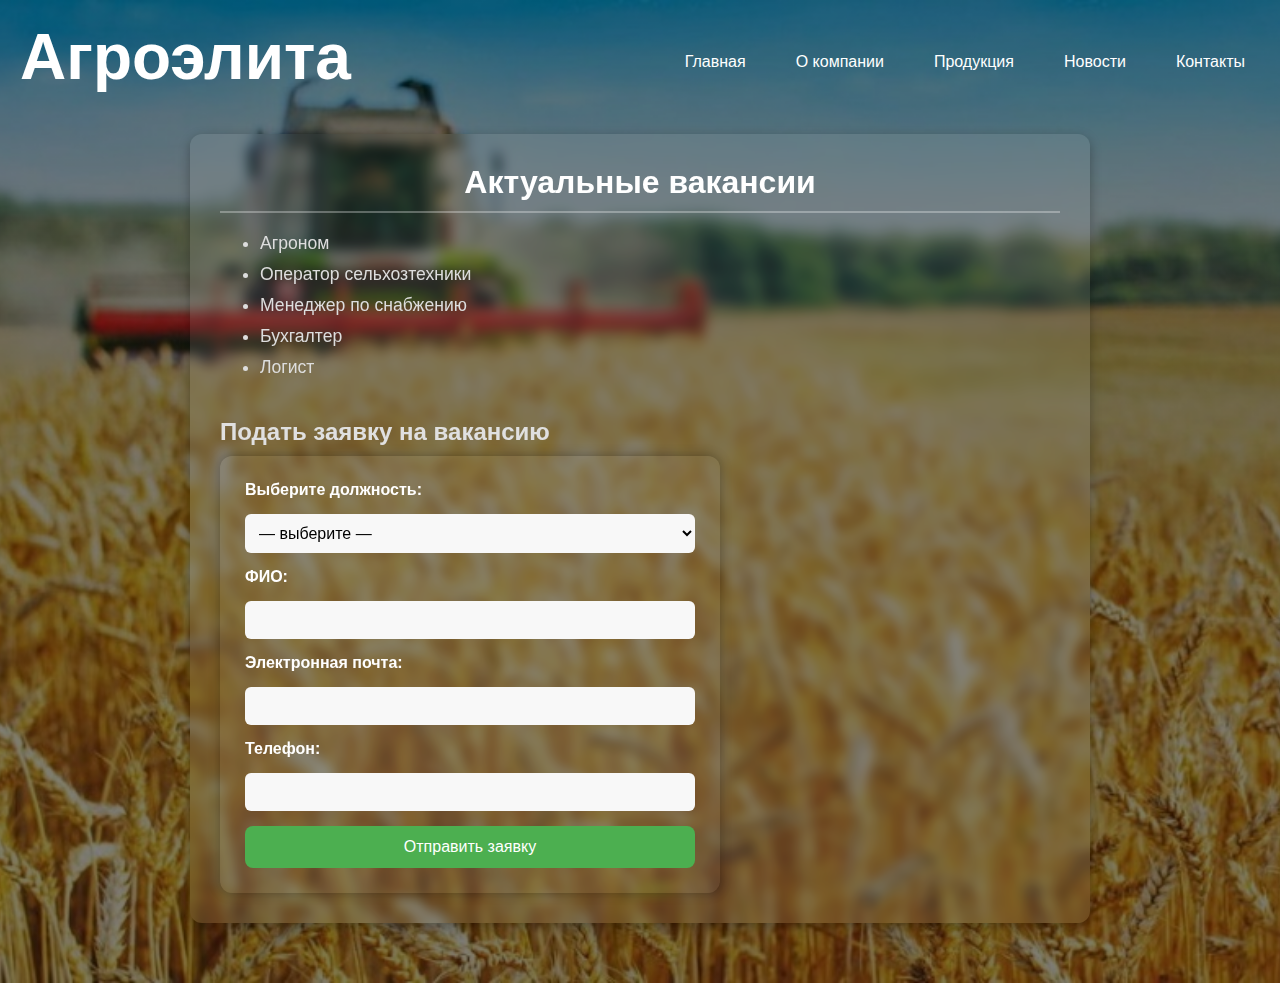
<file: vacancies.html>
<!DOCTYPE html>
<html lang="ru">
<head>
  <meta charset="UTF-8" />
  <meta name="viewport" content="width=device-width, initial-scale=1.0" />
  <title>Вакансии | Агроэлита</title>
  <link rel="stylesheet" href="style.css" />
</head>
<body>

  <div class="background-overlay">
    <header class="site-header">
      <h1 class="site-title">Агроэлита</h1>
      <nav class="main-nav">
        <ul class="nav-menu">
          <li><a href="index.html">Главная</a></li>
          <li class="dropdown">
            <a href="#">О компании</a>
            <ul class="dropdown-menu">
              <li><a href="history.html">История</a></li>
              <li><a href="team.html">Команда</a></li>
              <li><a href="vacancies.html">Вакансии</a></li>
            </ul>
          </li>
          <li class="dropdown">
            <a href="#">Продукция</a>
            <ul class="dropdown-menu">
              <li><a href="grains.html">Зерновые</a></li>
              <li><a href="seeds.html">Семена</a></li>
            </ul>
          </li>
          <li><a href="news.html">Новости</a></li>
          <li><a href="contacts.html">Контакты</a></li>
        </ul>
      </nav>
    </header>

    <main class="main-content">
      <section class="content-section">
        <h2 style="text-align: center;">Актуальные вакансии</h2>

        <ul class="vacancy-list">
          <li>Агроном</li>
          <li>Оператор сельхозтехники</li>
          <li>Менеджер по снабжению</li>
          <li>Бухгалтер</li>
          <li>Логист</li>
        </ul>

        <h3 style="margin-top: 40px;">Подать заявку на вакансию</h3>

<form class="vacancy-form" id="vacancyForm" action="https://formspree.io/f/mzzgbdea" method="POST">
  <label for="position">Выберите должность:</label>
  <select id="position" name="Должность" required>
    <option value="">— выберите —</option>
    <option value="Агроном">Агроном</option>
    <option value="Оператор сельхозтехники">Оператор сельхозтехники</option>
    <option value="Менеджер по снабжению">Менеджер по снабжению</option>
    <option value="Бухгалтер">Бухгалтер</option>
    <option value="Логист">Логист</option>
  </select>

  <label for="fullname">ФИО:</label>
  <input type="text" id="fullname" name="ФИО" required />

  <label for="email">Электронная почта:</label>
  <input type="email" id="email" name="Email" required />

  <label for="phone">Телефон:</label>
  <input type="tel" id="phone" name="Телефон" required />

  <button type="submit">Отправить заявку</button>
</form>
<div id="formStatus" class="form-status hidden">Спасибо! Ваша заявка отправлена.</div>
      </section>
    </main>
  </div>
  <script src="script.js"></script>
</body>
</html>
</file>
<file: style.css>
/* Сброс базовых стилей */
* {
    margin: 0;
    padding: 0;
    box-sizing: border-box;
  }
  
  body, html {
    height: 100%;
    font-family: Arial, sans-serif;
  }
  
  /* Фоновое изображение с затемнением */
  .background-overlay {
    background: linear-gradient(rgba(0, 0, 0, 0.5), rgba(0, 0, 0, 0.5)),
                url('images/background.jpg') no-repeat center center/cover;
    min-height: 100vh;
    color: white;
    padding: 20px;
  }

  /* Заголовок сайта */
  .site-header {
    display: flex;
    justify-content: space-between;
    align-items: center;
    flex-wrap: wrap;
  }
  
  .site-title {
    font-family: "Oswald", sans-serif;
    font-optical-sizing: auto;
    font-weight: bold;
    font-style: normal;
    font-size: 4rem;
  }
  
  /* Меню навигации */
  .main-nav {
    margin-top: 10px;
  }
  
  .nav-menu {
    list-style: none;
    display: flex;
    gap: 20px;
    position: relative;
  }
  
  .nav-menu li {
    position: relative;
  }
  
  .nav-menu a {
    text-decoration: none;
    color: white;
    padding: 10px 15px;
    display: block;
    transition: background 0.3s;
  }
  
  .nav-menu a:hover {
    background: rgba(255, 255, 255, 0.2);
    border-radius: 5px;
  }
  
  /* Выпадающее меню */
  .dropdown-menu {
    display: none;
    position: absolute;
    top: 100%;
    left: 0;
    background: rgba(110, 107, 107, 0.8);
    min-width: 100px;
    z-index: 1000;
    border-radius: 5px;
  }
  
  .dropdown-menu li a {
    padding: 10px;
  }
  
  .dropdown:hover .dropdown-menu {
    display: block;
  }
  
  /* Галерея */
  .image-gallery {
    display: flex;
    justify-content: center;
    gap: 20px;
    flex-wrap: wrap;
    padding: 40px 20px;
  }
  
  .image-item {
    background-color: rgba(135, 234, 113, 0.55); /* Серый фон с 70% непрозрачности */
    padding: 16px;
    width: 280px;
    box-shadow: 0 4px 10px rgba(0, 0, 0, 0.1);
    clip-path: polygon(10% 0%, 90% 0%, 100% 10%, 100% 90%, 90% 100%, 10% 100%, 0% 90%, 0% 10%);
    transition: transform 0.3s, box-shadow 0.3s;
  }
  
  .image-item:hover {
    transform: translateY(-5px);
    box-shadow: 0 6px 15px rgba(0, 0, 0, 0.2);
  }
  
  .image-item img {
    width: 100%;
    height: auto;
    display: block;
    border-radius: 8px;
  }
  
  .caption {
    text-align: center;
    margin-top: 25px;
    font-family: 'Oswald', sans-serif;
    font-size: 1.1em;
    color: #000000;
  }
  
  
  .image-placeholder {
    width: 250px;
    height: 150px;
    background-color: rgba(255, 255, 255, 0.2);
    display: flex;
    justify-content: center;
    align-items: center;
    color: #ddd;
    font-size: 1.2rem;
    border-radius: 10px;
  }
  
  /* Общий стиль для контентных секций */
.content-section {
    max-width: 900px;
    margin: 40px auto;
    padding: 30px;
    background-color: rgba(255, 255, 255, 0.08);
    border-radius: 12px;
    box-shadow: 0 4px 12px rgba(0, 0, 0, 0.3);
    backdrop-filter: blur(6px);
    color: #f2f2f2;
  }
  
  /* Заголовки */
  .content-section h2 {
    font-size: 2rem;
    margin-bottom: 20px;
    border-bottom: 2px solid rgba(255, 255, 255, 0.3);
    padding-bottom: 10px;
    color: #ffffff;
  }
  
  /* Подзаголовки */
  .content-section h3 {
    font-size: 1.5rem;
    margin-top: 20px;
    margin-bottom: 10px;
    color: #e0e0e0;
  }
  
  /* Абзацы */
  .content-section p {
    font-size: 1.1rem;
    line-height: 1.7;
    margin-bottom: 15px;
    color: #f0f0f0;
  }
  
  /* Списки */
  .content-section ul {
    margin-left: 20px;
    margin-bottom: 20px;
  }
  
  .content-section li {
    list-style-type: disc;
    margin-bottom: 10px;
    font-size: 1.1rem;
    color: #dddddd;
  }
  
  /* Стиль новостей */
  .news-item {
    margin-bottom: 30px;
    padding-bottom: 15px;
    border-bottom: 1px solid rgba(255, 255, 255, 0.2);
  }
  
  .news-item h3 {
    margin-bottom: 5px;
    font-size: 1.3rem;
    color: #ffe28a;
  }
  
  .news-item p:first-of-type {
    font-size: 0.95rem;
    color: #ccc;
    margin-bottom: 10px;
  }

  .team-grid {
    display: grid;
    grid-template-columns: repeat(auto-fit, minmax(240px, 1fr));
    gap: 20px;
    margin-top: 30px;
  }
  
  .team-card {
    background-color: rgba(255, 255, 255, 0.07);
    border-radius: 12px;
    padding: 20px;
    text-align: center;
    box-shadow: 0 4px 12px rgba(0, 0, 0, 0.2);
    transition: transform 0.3s ease;
  }
  
  .team-card:hover {
    transform: translateY(-5px);
  }
  
  .team-card img {
    width: 120px;
    height: 120px;
    object-fit: cover;
    border-radius: 50%;
    margin-bottom: 15px;
    border: 3px solid #fff;
  }
  
  .team-card h3 {
    font-size: 1.2rem;
    color: #ffffff;
    margin-bottom: 5px;
  }
  
  .team-card p {
    font-size: 1rem;
    color: #ccc;
  }

  .card-description {
    margin-top: 10px;
    font-size: 0.95rem;
    color: #ddd;
    opacity: 0;
    max-height: 0;
    overflow: hidden;
    transition: all 0.5s ease;
  }
  
  .team-card:hover .card-description {
    opacity: 1;
    max-height: 100px;
  }

  .vacancy-list {
    list-style: disc;
    padding-left: 20px;
    margin-bottom: 30px;
    color: #eee;
    font-size: 1.1rem;
  }
  
  .vacancy-form {
    display: flex;
    flex-direction: column;
    gap: 15px;
    background: rgba(255, 255, 255, 0.05);
    padding: 25px;
    border-radius: 12px;
    box-shadow: 0 0 12px rgba(0, 0, 0, 0.3);
    max-width: 500px;
  }
  
  .vacancy-form label {
    color: #fff;
    font-weight: bold;
  }
  
  .vacancy-form input,
  .vacancy-form select {
    padding: 10px;
    border-radius: 6px;
    border: none;
    background: #f8f8f8;
    font-size: 1rem;
  }
  
  .vacancy-form button {
    padding: 12px;
    background: #4caf50;
    color: #fff;
    font-size: 1rem;
    border: none;
    border-radius: 8px;
    cursor: pointer;
    transition: background 0.3s;
  }
  
  .vacancy-form button:hover {
    background: #45a049;
  }

  .form-status {
    margin-top: 20px;
    padding: 15px;
    background-color: #4caf50;
    color: white;
    border-radius: 8px;
    font-weight: bold;
    display: none;
    text-align: center;
  }
  
  .form-status.visible {
    display: block;
  }
  
  .hidden {
    display: none;
  }

  /* Фильтры */
  .filter-buttons {
    text-align: center;
    margin-bottom: 30px;
  }

  .filter-btn {
    background-color: #a5d6a7;
    border: none;
    color: #1b5e20;
    font-weight: 600;
    padding: 10px 18px;
    margin: 0 8px 12px;
    border-radius: 25px;
    cursor: pointer;
    transition: background-color 0.3s ease;
    font-size: 1rem;
    user-select: none;
  }

  .filter-btn:hover {
    background-color: #81c784;
  }

  .filter-btn.active {
    background-color: #388e3c;
    color: white;
  }

  /* Карточки зерновых */
  .page-title {
    text-align: center;
    margin: 40px 0 20px;
    font-size: 2.8rem;
    color: #05bd0e;
    font-weight: 700;
  }

  .grain-catalog {
    display: grid;
    grid-template-columns: repeat(auto-fit, minmax(280px, 1fr));
    gap: 30px;
    padding: 0 20px 40px;
    max-width: 1200px;
    margin: 0 auto;
  }

  .grain-card {
    background: #fff;
    border-radius: 12px;
    box-shadow: 0 5px 15px rgba(46, 125, 50, 0.2);
    overflow: hidden;
    transition: transform 0.3s ease, box-shadow 0.3s ease, opacity 0.4s ease;
    cursor: default;
    opacity: 1;
    transform: translateY(0);
    display: block;
  }

  .grain-card:hover {
    transform: translateY(-8px);
    box-shadow: 0 10px 25px rgba(46, 125, 50, 0.35);
  }

  /* Плавное скрытие */
  .grain-card.hidden {
    opacity: 0;
    transform: translateY(20px);
    pointer-events: none;
    transition: opacity 0.4s ease, transform 0.4s ease;
    /* Чтобы скрыть из потока после анимации */
    position: absolute;
    width: 280px;
    height: auto;
    overflow: hidden;
  }

  .grain-card[data-visible="false"] {
    display: none !important;
  }

  .grain-card img {
    width: 100%;
    height: 180px;
    object-fit: cover;
  }

  .grain-card h3 {
    margin: 15px 15px 8px;
    font-size: 1.5rem;
    color: #1b5e20;
  }

  .grain-card p {
    margin: 0 15px 15px;
    color: #444;
    font-size: 1rem;
    line-height: 1.4;
  }

  
    .contact-container {
      max-width: 1200px;
      margin: 50px auto;
      padding: 0 20px;
      display: flex;
      flex-wrap: wrap;
      gap: 40px;
      justify-content: center;
    }

    .contact-info {
      flex: 1 1 400px;
      background-color: #f1f8e9;
      padding: 30px;
      border-radius: 12px;
      box-shadow: 0 5px 15px rgba(139, 195, 74, 0.3);
    }

    .contact-info h2 {
      margin-bottom: 20px;
      color: #33691e;
      font-size: 2rem;
    }

    .contact-info p {
      font-size: 1.1rem;
      margin-bottom: 10px;
      color: #333;
    }

    .map-container {
      flex: 1 1 400px;
      min-height: 320px;
      border-radius: 12px;
      overflow: hidden;
      box-shadow: 0 5px 15px rgba(76, 175, 80, 0.25);
    }

    iframe {
      width: 100%;
      height: 100%;
      border: none;
    }

    @media (max-width: 768px) {
      .contact-container {
        flex-direction: column;
        align-items: center;
      }
    }

    .about-company {
      background-color: rgba(135, 234, 113, 0.85);
      padding: 2rem;
      margin: 2rem auto;
      max-width: 1000px;
      border-radius: 12px;
      box-shadow: 0 4px 10px rgba(0, 0, 0, 0.1);
      font-family: 'Oswald', sans-serif;
    }
    
    .about-company h2 {
      font-size: 2rem;
      margin-bottom: 1rem;
      color: #2e7d32; /* тёмно-зелёный акцент */
    }
    
    .about-company p {
      font-size: 1.2rem;
      line-height: 1.6;
      color: #333;
    }
    
  /*ffff*/
    @media (max-width: 768px) {
      .site-header {
        flex-direction: column;
        align-items: flex-start;
      }
    
      .site-title {
        font-size: 2.5rem;
        margin-bottom: 15px;
      }
    
      .nav-menu {
        flex-direction: column;
        gap: 10px;
        width: 100%;
      }
    
      .nav-menu a {
        padding: 10px;
        width: 100%;
      }
    
      .dropdown-menu {
        position: static;
        background: rgba(110, 107, 107, 0.9);
        margin-top: 5px;
      }
    
      .dropdown:hover .dropdown-menu {
        display: block;
      }
    
      .main-nav {
        width: 100%;
      }
    }
    
    /*frfrf*/
/* Бургер-кнопка */
.burger {
  display: none;
  background: none;
  border: none;
  font-size: 2rem;
  color: white;
  cursor: pointer;
}

/* Для мобильных устройств */
@media (max-width: 768px) {
  .burger {
    display: block;
    position: absolute;
    top: 20px;
    right: 20px;
    z-index: 1001;
  }

  .main-nav {
    max-height: 0;
    overflow: hidden;
    transition: max-height 0.4s ease-in-out;
    width: 100%;
  }

  .main-nav.active {
    max-height: 500px; /* достаточно для всех пунктов */
  }

  .nav-menu {
    flex-direction: column;
    gap: 10px;
    background: rgba(0, 0, 0, 0.5);
    padding: 10px 0;
  }

  .dropdown-menu {
    position: static;
    background: rgba(110, 107, 107, 0.8);
    margin-left: 10px;
  }

  .dropdown:hover .dropdown-menu {
    display: none;
  }

  .dropdown.open .dropdown-menu {
    display: block;
  }
}
.burger {
  display: none;
  background: none;
  border: none;
  font-size: 2rem;
  color: white;
  cursor: pointer;
  transition: transform 0.4s ease;
}

/* При активном меню — вращаем кнопку */
.burger.rotated {
  transform: rotate(90deg);
}

.burger {
  display: none;
  flex-direction: column;
  justify-content: space-between;
  width: 30px;
  height: 22px;
  background: none;
  border: none;
  cursor: pointer;
  z-index: 1001;
}

.burger span {
  height: 4px;
  width: 100%;
  background: white;
  border-radius: 2px;
  transition: all 0.4s ease;
  transform-origin: center;
}

/* Состояние "активно" — превращение в X */
.burger.active span:nth-child(1) {
  transform: rotate(45deg) translate(5px, 5px);
}

.burger.active span:nth-child(2) {
  opacity: 0;
}

.burger.active span:nth-child(3) {
  transform: rotate(-45deg) translate(6px, -6px);
}

@media (max-width: 768px) {
  .burger {
    display: flex;
    position: absolute;
    top: 20px;
    right: 20px;
  }
}
</file>
